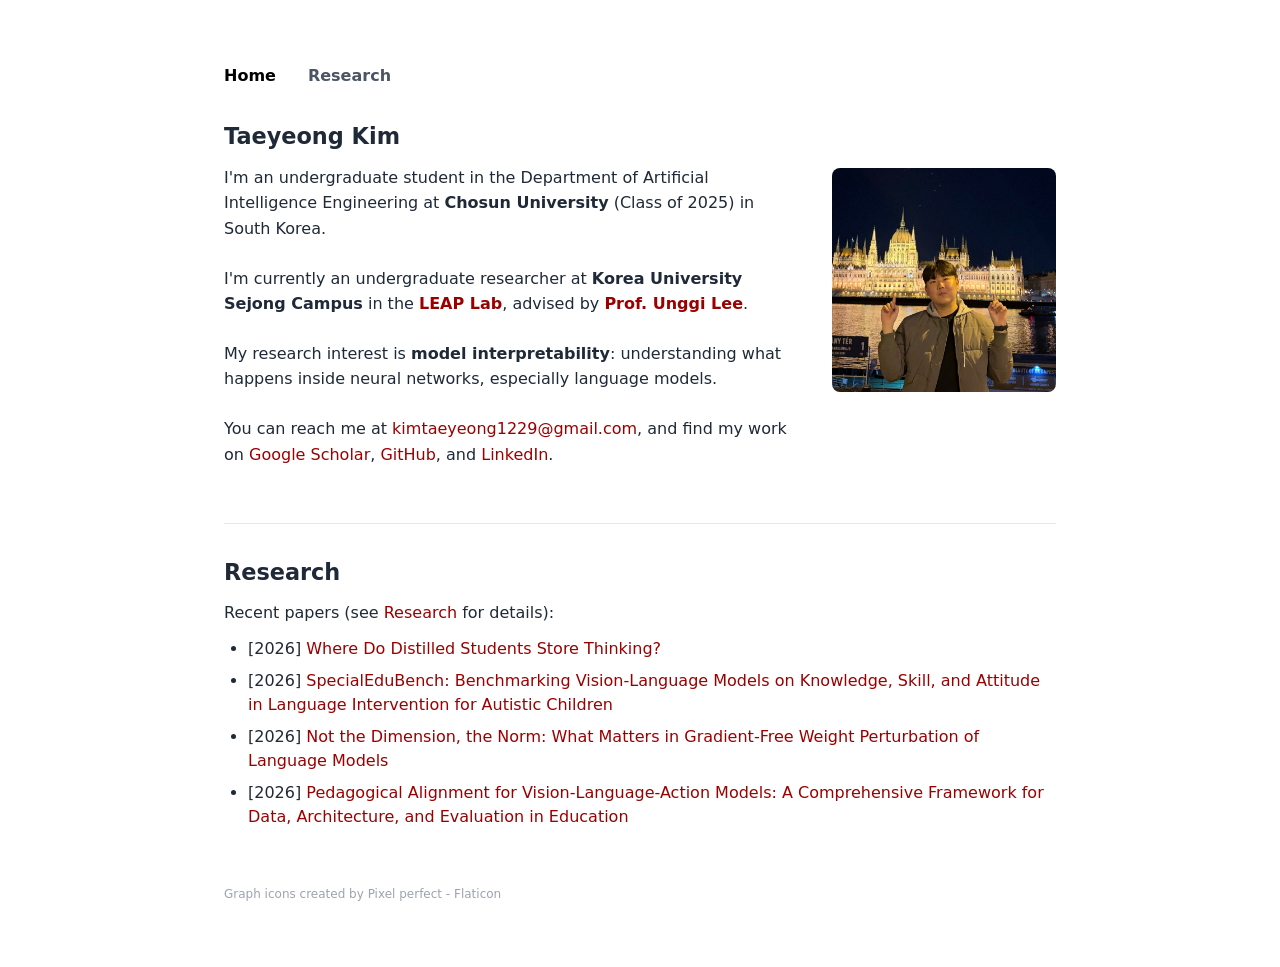
<file: index.html>
<!DOCTYPE html>
<html lang="en">
<head>
	<meta charset="utf-8">
	<meta name="viewport" content="width=device-width, initial-scale=1">
	<title>About – Taeyeong Kim</title>
	<meta name="description" content="Taeyeong Kim - AI Engineering student at Chosun University, interested in model interpretability.">
	<link rel="icon" type="image/png" href="assets/favicon.png">
	<link rel="apple-touch-icon" href="assets/favicon.png">
	<link rel="stylesheet" href="assets/css/style.css?v=20261112">
</head>

<body>
	<main class="page">
		<nav class="nav">
			<a href="index.html" class="active">Home</a>
			<a href="research.html">Research</a>
		</nav>

		<div class="content">
			<div class="home">
				<div class="intro">
					<img src="assets/images/profile.jpg" alt="Taeyeong Kim" class="profile">
					<div class="intro-text">
						<h2>Taeyeong Kim</h2>
						<p>I'm an undergraduate student in the Department of Artificial Intelligence Engineering at <b>Chosun University</b> (Class of 2025) in South Korea.</p>

						<p>I'm currently an undergraduate researcher at <b>Korea University Sejong Campus</b> in the <b><a href="https://codingchild2424.github.io/lab-website/" target="_blank" rel="noopener">LEAP Lab</a></b>, advised by <b><a href="https://codingchild2424.github.io/unggilee/" target="_blank" rel="noopener">Prof. Unggi Lee</a></b>.</p>

						<p>My research interest is <b>model interpretability</b>: understanding what happens inside neural networks, especially language models.</p>

						<p>You can reach me at <a href="mailto:kimtaeyeong1229@gmail.com">kimtaeyeong1229@gmail.com</a>, and find my work on <a href="https://scholar.google.com/citations?user=XWC7gFkAAAAJ&amp;hl=ko" target="_blank" rel="noopener">Google Scholar</a>, <a href="https://github.com/kimtaeyeong1229" target="_blank" rel="noopener">GitHub</a>, and <a href="https://www.linkedin.com/in/%ED%83%9C%EC%98%81-%EA%B9%80-066b943a7/" target="_blank" rel="noopener">LinkedIn</a>.</p>
					</div>
				</div>

				<hr>

				<div>
					<h2>Research</h2>
					Recent papers (see <a href="research.html">Research</a> for details):
					<ul class="highlights">
						<li>[2026] <a href="https://arxiv.org/abs/2611.04141" target="_blank" rel="noopener">Where Do Distilled Students Store Thinking?</a></li>
						<li>[2026] <a href="https://arxiv.org/abs/2609.26090" target="_blank" rel="noopener">SpecialEduBench: Benchmarking Vision-Language Models on Knowledge, Skill, and Attitude in Language Intervention for Autistic Children</a></li>
						<li>[2026] <a href="https://arxiv.org/abs/2608.01624" target="_blank" rel="noopener">Not the Dimension, the Norm: What Matters in Gradient-Free Weight Perturbation of Language Models</a></li>
						<li>[2026] <a href="https://arxiv.org/abs/2601.13876" target="_blank" rel="noopener">Pedagogical Alignment for Vision-Language-Action Models: A Comprehensive Framework for Data, Architecture, and Evaluation in Education</a></li>
					</ul>
				</div>
			</div>
		</div>
		<footer class="footer">
			<a href="https://www.flaticon.com/kr/free-icons/" title="graph icons" target="_blank" rel="noopener">Graph icons created by Pixel perfect - Flaticon</a>
		</footer>
	</main>
</body>
</html>
</file>
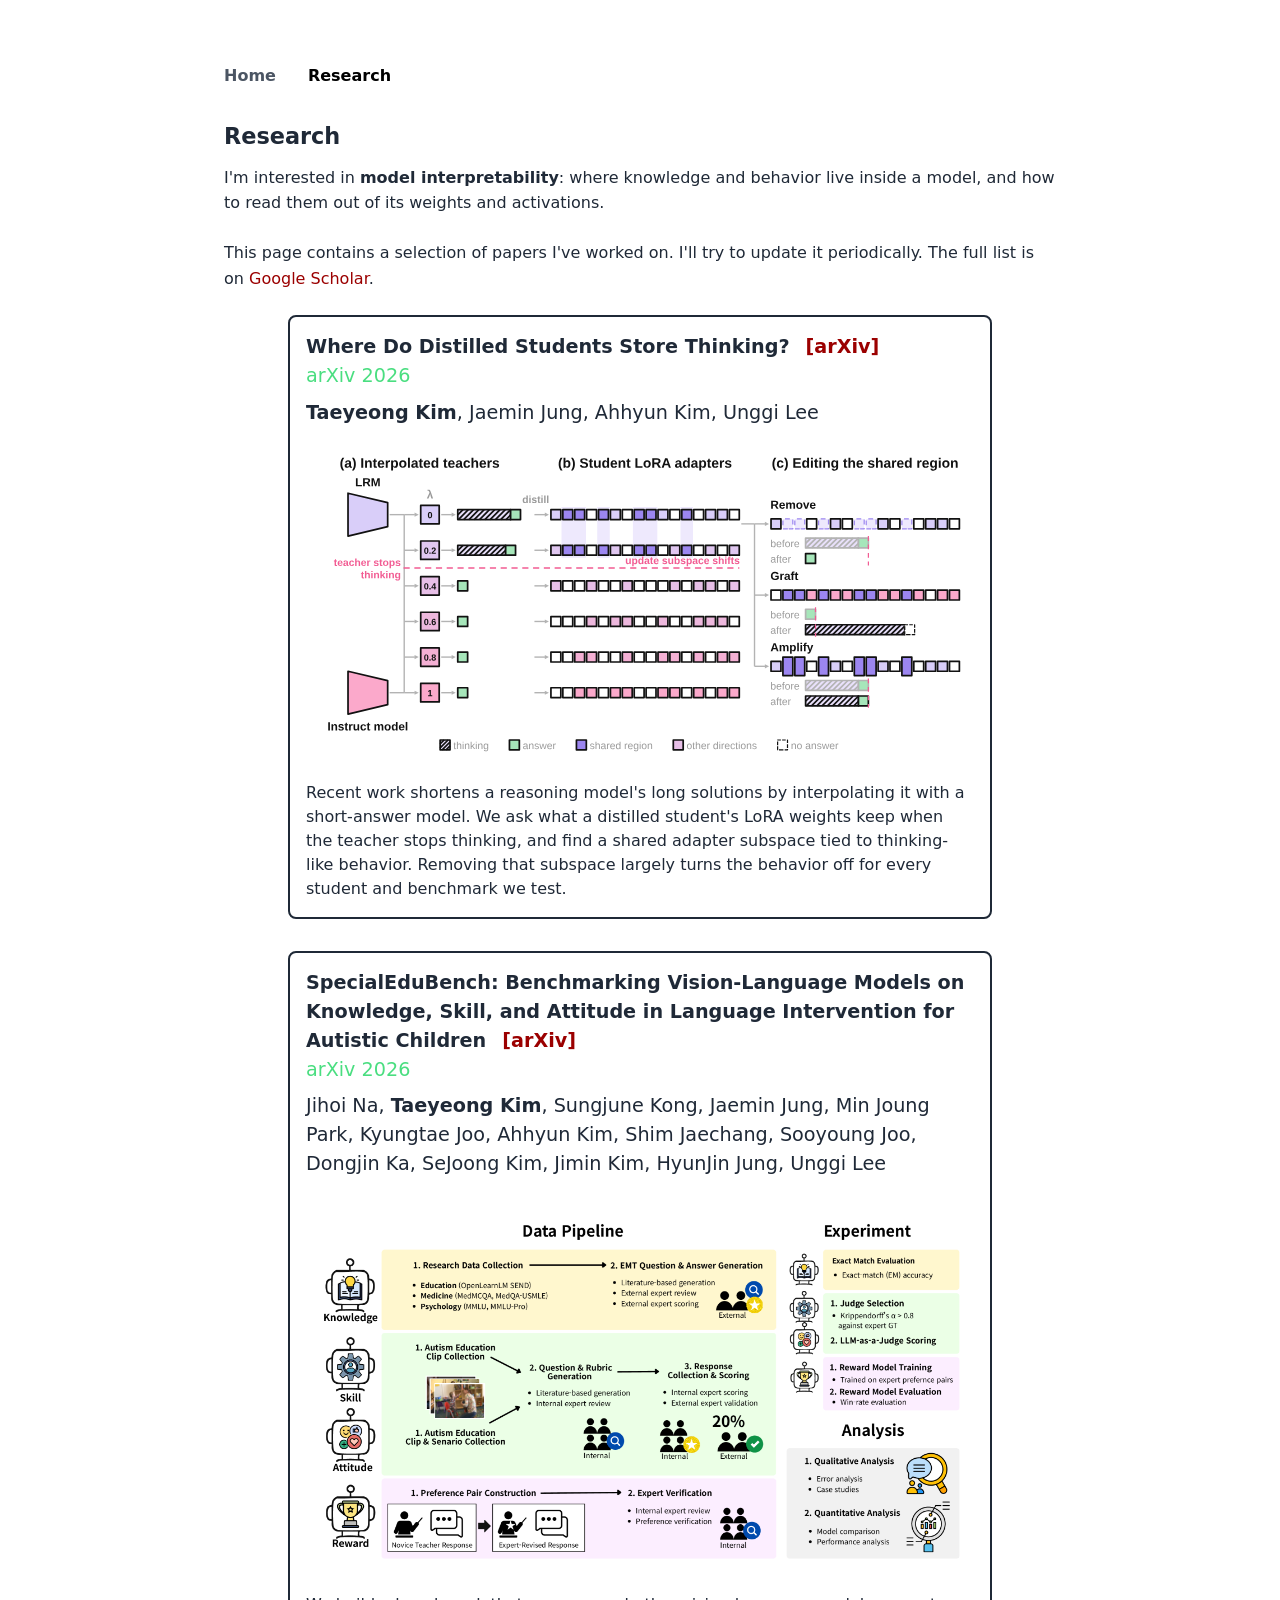
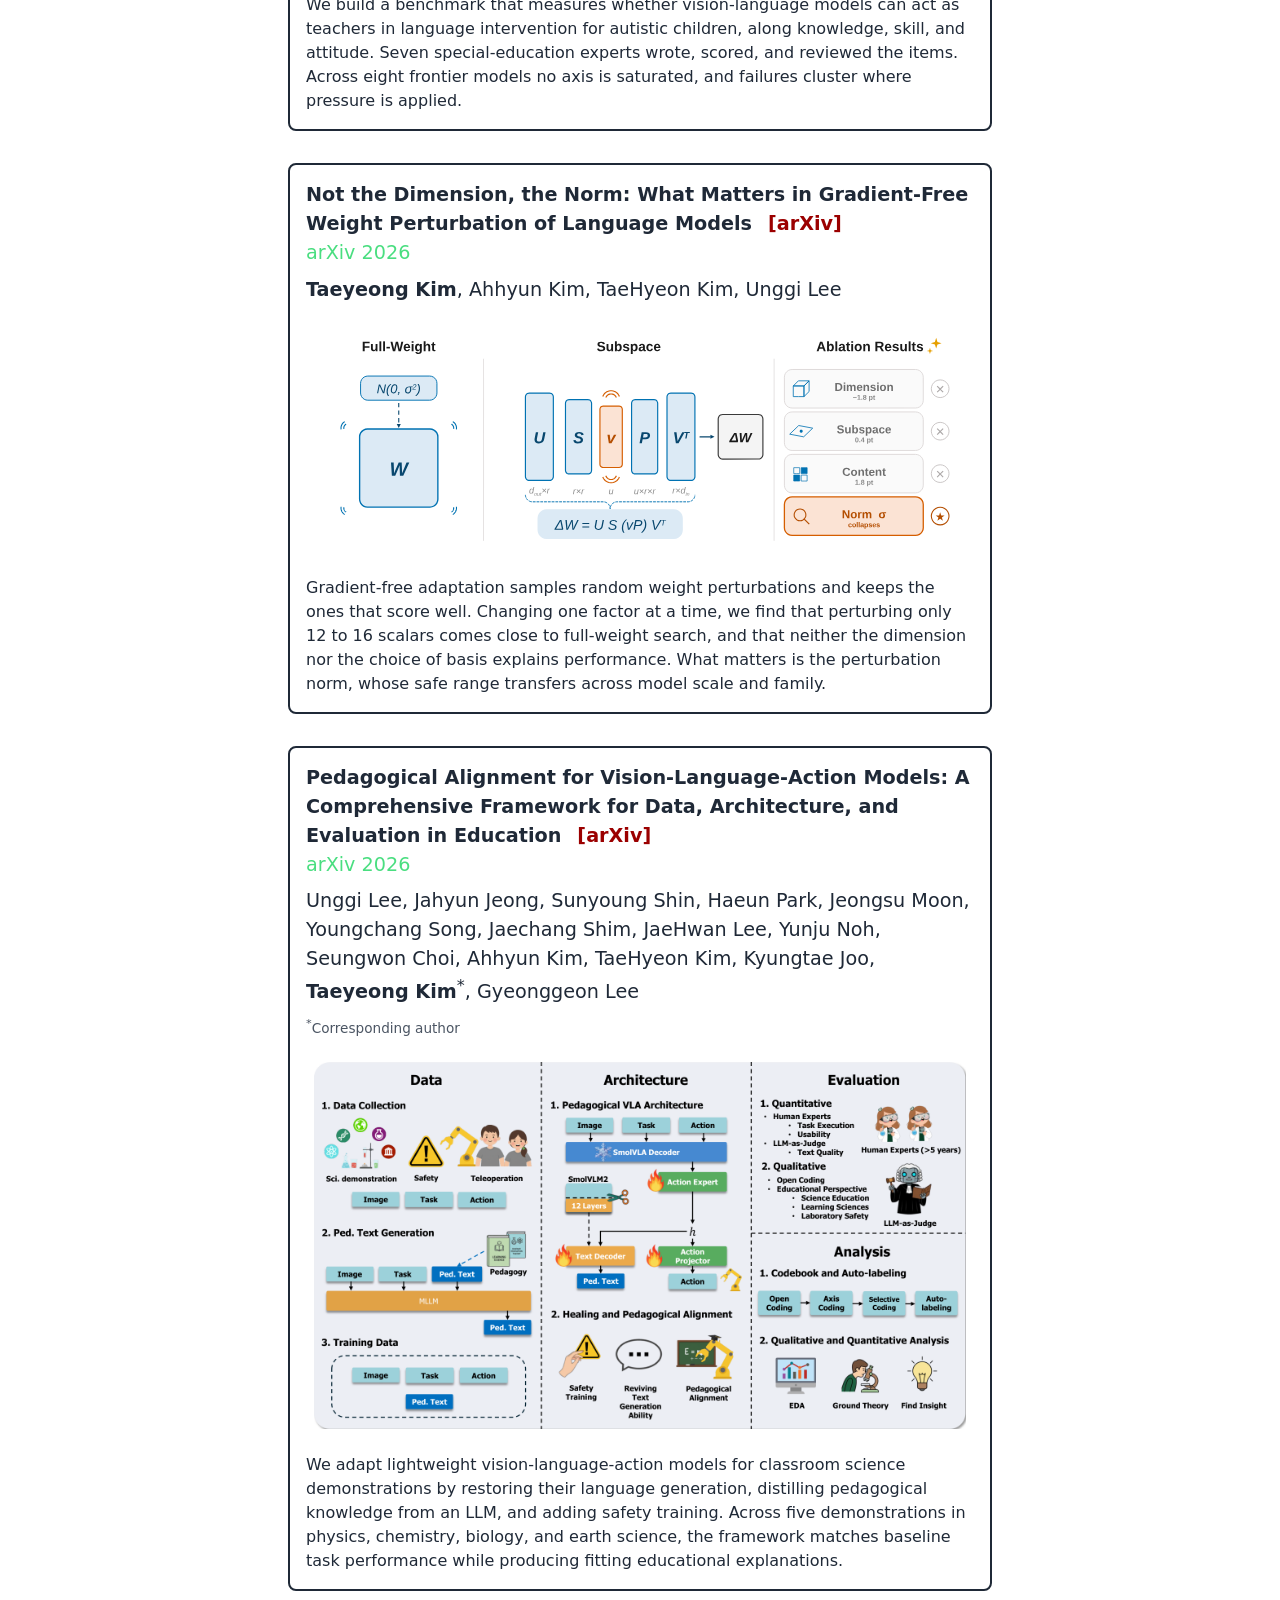
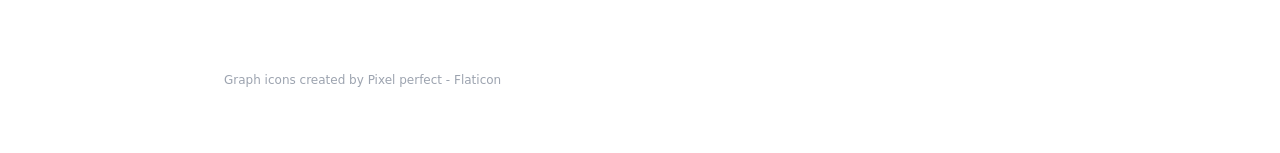
<file: research.html>
<!DOCTYPE html>
<html lang="en">
<head>
	<meta charset="utf-8">
	<meta name="viewport" content="width=device-width, initial-scale=1">
	<title>Research – Taeyeong Kim</title>
	<meta name="description" content="Research and publications of Taeyeong Kim.">
	<link rel="icon" type="image/png" href="assets/favicon.png">
	<link rel="apple-touch-icon" href="assets/favicon.png">
	<link rel="stylesheet" href="assets/css/style.css?v=20261112">
</head>

<body>
	<main class="page">
		<nav class="nav">
			<a href="index.html">Home</a>
			<a href="research.html" class="active">Research</a>
		</nav>

		<div class="content">
			<h2>Research</h2>
			<p>I'm interested in <b>model interpretability</b>: where knowledge and behavior live inside a model, and how to read them out of its weights and activations.</p>

			<p>This page contains a selection of papers I've worked on. I'll try to update it periodically. The full list is on <a href="https://scholar.google.com/citations?user=XWC7gFkAAAAJ&amp;hl=ko" target="_blank" rel="noopener">Google Scholar</a>.</p>

			<div class="papers">
				<div class="paper">
					<div>
						<h3>
							<span>Where Do Distilled Students Store Thinking?</span><a href="https://arxiv.org/abs/2611.04141" target="_blank" rel="noopener">[arXiv]</a>
							<br>
							<span class="paper-venue">arXiv 2026</span>
						</h3>
						<h3 class="paper-authors"><b>Taeyeong Kim</b>, Jaemin Jung, Ahhyun Kim, Unggi Lee</h3>
					</div>
					<img class="paper-figure" src="assets/images/research/distilled-thinking.svg" alt="Overview figure for Where Do Distilled Students Store Thinking?">
					<div class="paper-summary">
						Recent work shortens a reasoning model's long solutions by interpolating it with a short-answer model. We ask what a distilled student's LoRA weights keep when the teacher stops thinking, and find a shared adapter subspace tied to thinking-like behavior. Removing that subspace largely turns the behavior off for every student and benchmark we test.
					</div>
				</div>

				<div class="paper">
					<div>
						<h3>
							<span>SpecialEduBench: Benchmarking Vision-Language Models on Knowledge, Skill, and Attitude in Language Intervention for Autistic Children</span><a href="https://arxiv.org/abs/2609.26090" target="_blank" rel="noopener">[arXiv]</a>
							<br>
							<span class="paper-venue">arXiv 2026</span>
						</h3>
						<h3 class="paper-authors">Jihoi Na, <b>Taeyeong Kim</b>, Sungjune Kong, Jaemin Jung, Min Joung Park, Kyungtae Joo, Ahhyun Kim, Shim Jaechang, Sooyoung Joo, Dongjin Ka, SeJoong Kim, Jimin Kim, HyunJin Jung, Unggi Lee</h3>
					</div>
					<img class="paper-figure" src="assets/images/research/specialedubench.png" alt="Overview of SpecialEduBench">
					<div class="paper-summary">
						We build a benchmark that measures whether vision-language models can act as teachers in language intervention for autistic children, along knowledge, skill, and attitude. Seven special-education experts wrote, scored, and reviewed the items. Across eight frontier models no axis is saturated, and failures cluster where pressure is applied.
					</div>
				</div>

				<div class="paper">
					<div>
						<h3>
							<span>Not the Dimension, the Norm: What Matters in Gradient-Free Weight Perturbation of Language Models</span><a href="https://arxiv.org/abs/2608.01624" target="_blank" rel="noopener">[arXiv]</a>
							<br>
							<span class="paper-venue">arXiv 2026</span>
						</h3>
						<h3 class="paper-authors"><b>Taeyeong Kim</b>, Ahhyun Kim, TaeHyeon Kim, Unggi Lee</h3>
					</div>
					<img class="paper-figure" src="assets/images/research/perturbation-norm.svg" alt="Overview of the gradient-free perturbation testbed">
					<div class="paper-summary">
						Gradient-free adaptation samples random weight perturbations and keeps the ones that score well. Changing one factor at a time, we find that perturbing only 12 to 16 scalars comes close to full-weight search, and that neither the dimension nor the choice of basis explains performance. What matters is the perturbation norm, whose safe range transfers across model scale and family.
					</div>
				</div>

				<div class="paper">
					<div>
						<h3>
							<span>Pedagogical Alignment for Vision-Language-Action Models: A Comprehensive Framework for Data, Architecture, and Evaluation in Education</span><a href="https://arxiv.org/abs/2601.13876" target="_blank" rel="noopener">[arXiv]</a>
							<br>
							<span class="paper-venue">arXiv 2026</span>
						</h3>
						<h3 class="paper-authors">Unggi Lee, Jahyun Jeong, Sunyoung Shin, Haeun Park, Jeongsu Moon, Youngchang Song, Jaechang Shim, JaeHwan Lee, Yunju Noh, Seungwon Choi, Ahhyun Kim, TaeHyeon Kim, Kyungtae Joo, <b>Taeyeong Kim</b><sup>*</sup>, Gyeonggeon Lee</h3>
						<div class="paper-note"><sup>*</sup>Corresponding author</div>
					</div>
					<img class="paper-figure" src="assets/images/research/pedagogical-vla.png" alt="Overview of the Pedagogical VLA Framework">
					<div class="paper-summary">
						We adapt lightweight vision-language-action models for classroom science demonstrations by restoring their language generation, distilling pedagogical knowledge from an LLM, and adding safety training. Across five demonstrations in physics, chemistry, biology, and earth science, the framework matches baseline task performance while producing fitting educational explanations.
					</div>
				</div>
			</div>
		</div>
		<footer class="footer">
			<a href="https://www.flaticon.com/kr/free-icons/" title="graph icons" target="_blank" rel="noopener">Graph icons created by Pixel perfect - Flaticon</a>
		</footer>
	</main>
</body>
</html>
</file>
<file: assets/css/style.css>
/* ======= Base ======= */
*, *::before, *::after {
    box-sizing: border-box;
}

:root {
    --text: #1f2937;
    --muted: #4b5563;
    --accent: #9B0000;
    --border: #1f2937;
    --rule: #e5e7eb;
    --bg: #ffffff;
}

html {
    -webkit-text-size-adjust: 100%;
}

body {
    margin: 0 auto;
    max-width: 64rem;
    min-height: 100vh;
    background: var(--bg);
    color: var(--text);
    font-family: ui-sans-serif, system-ui, -apple-system, BlinkMacSystemFont, "Segoe UI", Roboto, "Helvetica Neue", Arial, "Apple SD Gothic Neo", "Noto Sans KR", sans-serif;
    font-size: 16px;
    line-height: 1.5;
    -webkit-font-smoothing: antialiased;
}

a {
    color: var(--accent);
    text-decoration: none;
}

a:hover {
    text-decoration: underline;
}

h2 {
    font-size: 1.4em;
    font-weight: 800;
    margin: 0 0 0.5em 0;
}

h3 {
    font-size: 1.2em;
    font-weight: 800;
    margin: 0;
}

p {
    margin: 0 0 1.5em 0;
    line-height: 1.6em;
}

hr {
    border: 0;
    border-top: 1px solid var(--rule);
    margin: 0;
}

/* ======= Layout ======= */
.page {
    padding: 1.5rem;
}

@media (min-width: 768px) {
    body {
        padding-top: 2rem;
    }

    .page {
        padding: 2rem;
    }
}

/* ======= Nav ======= */
.nav {
    display: flex;
    flex-wrap: wrap;
}

.nav a {
    color: var(--muted);
    font-weight: 600;
    padding-right: 2rem;
}

.nav a:hover,
.nav a.active {
    color: #000;
    text-decoration: none;
}

.content {
    padding: 2rem 0;
}

@media (min-width: 768px) {
    .nav {
        padding: 0 4rem;
    }

    .content {
        padding: 2rem 4rem;
    }
}

/* ======= Home ======= */
.home {
    display: flex;
    flex-direction: column;
    gap: 2rem;
    max-width: 56rem;
    margin: 0 auto;
}

.intro {
    display: flex;
    flex-direction: column;
    gap: 1.5rem;
}

.intro-text {
    flex: 1;
    min-width: 0;
}

.profile {
    width: 12rem;
    height: 12rem;
    object-fit: cover;
    border-radius: 0.5rem;
}

@media (min-width: 640px) {
    .intro {
        flex-direction: row-reverse;
        align-items: flex-start;
        gap: 2rem;
    }

    .profile {
        width: 14rem;
        height: 14rem;
        margin-top: 3rem;
        flex-shrink: 0;
    }
}

.highlights {
    list-style: disc;
    padding-left: 1.5rem;
    margin: 0.75em 0 0 0;
}

.highlights li {
    margin: 0.5rem 0;
}

/* ======= Research ======= */
.paper {
    padding: 1rem;
    margin-bottom: 2rem;
    border: 2px solid var(--border);
    border-radius: 0.5rem;
}

.paper h3 a {
    margin-left: 1rem;
}

.paper-venue {
    font-weight: 500;
    color: #4ade80;
}

.paper-authors {
    margin-top: 0.5rem;
    font-weight: 500;
}

.paper-figure {
    display: block;
    width: 100%;
    margin: 0.5rem 0;
    padding: 1rem 0.5rem 0.5rem;
}

.paper-summary {
    margin-top: 1rem;
    color: #1f2937;
}

.paper-note {
    margin-top: 0.5rem;
    font-size: 0.85em;
    color: var(--muted);
}

@media (min-width: 768px) {
    .papers {
        padding: 0 4rem;
    }
}

/* ======= Footer ======= */
.footer {
    padding: 1rem 0 2rem;
    font-size: 0.75rem;
    color: #9ca3af;
}

.footer a {
    color: inherit;
}

@media (min-width: 768px) {
    .footer {
        padding: 1rem 4rem 2rem;
    }
}
</file>
